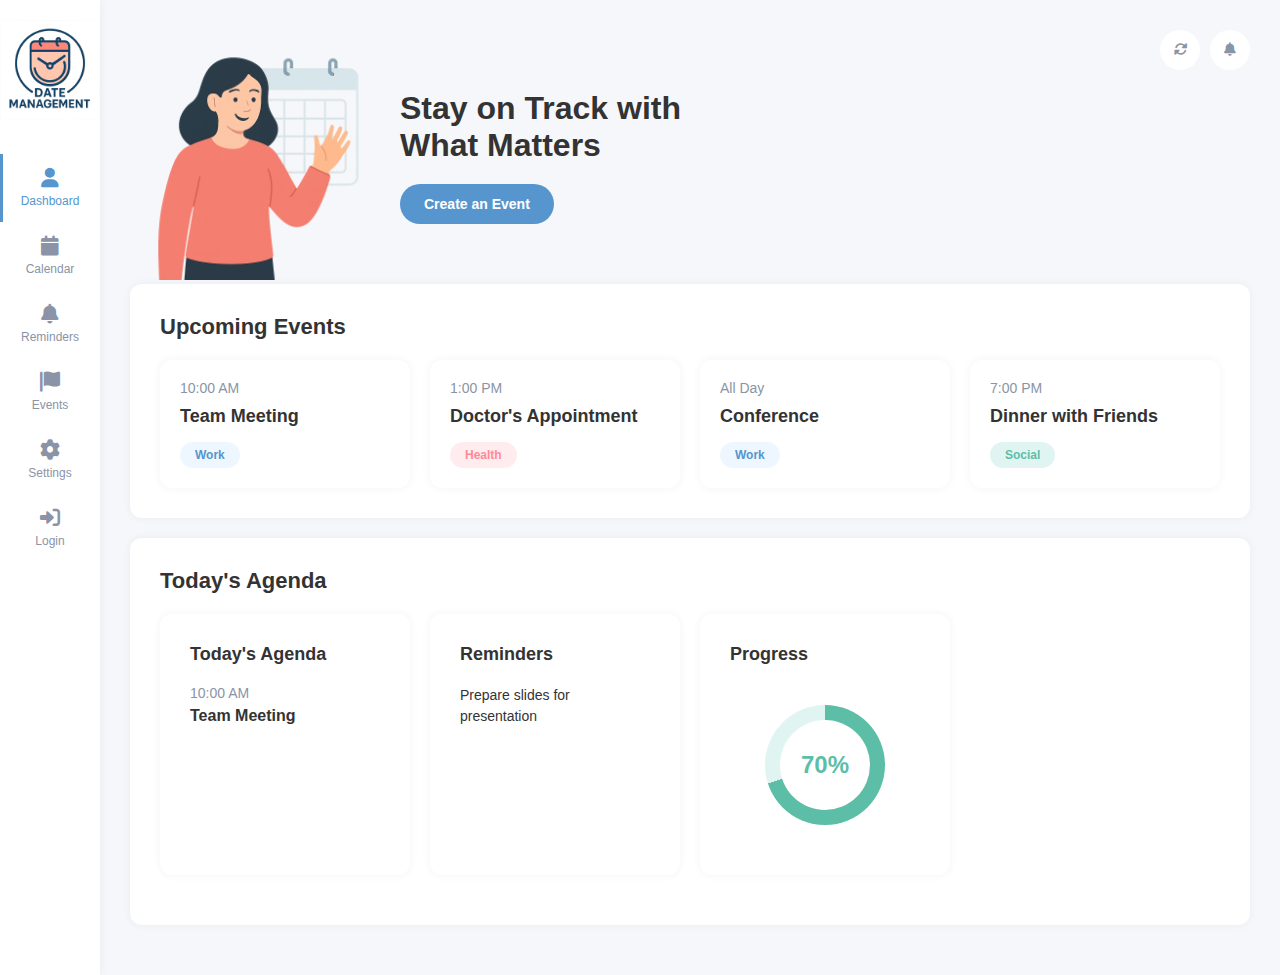
<file: index.html>
<!DOCTYPE html>
<html lang="en">
<head>
    <meta charset="UTF-8">
    <meta name="viewport" content="width=device-width, initial-scale=1.0">
    <title>Dashboard - Date Management App</title>
    <link rel="stylesheet" href="styles.css">
    <link rel="stylesheet" href="https://cdnjs.cloudflare.com/ajax/libs/font-awesome/6.0.0/css/all.min.css">
</head>
<body>
    <div class="app-container">
        <div class="sidebar">
            <div class="logo">
                <img src="images/logo.png" alt="App Logo" class="app-logo">
            </div>
            <a href="index.html" class="nav-item active">
                <i class="fa-solid fa-user"></i>
                <span>Dashboard</span>
            </a>
            <a href="calendar.html" class="nav-item">
                <i class="fa-solid fa-calendar"></i>
                <span>Calendar</span>
            </a>
            <a href="reminders.html" class="nav-item">
                <i class="fa-solid fa-bell"></i>
                <span>Reminders</span>
            </a>
            <a href="events.html" class="nav-item">
                <i class="fa-solid fa-flag"></i>
                <span>Events</span>
            </a>
            <a href="settings.html" class="nav-item">
                <i class="fa-solid fa-gear"></i>
                <span>Settings</span>
            </a>
            <a href="login.html" class="nav-item">
                <i class="fa-solid fa-right-to-bracket"></i>
                <span>Login</span>
            </a>
        </div>
        <div class="main-content">
            <div class="header-section">
                <div class="header-image-text">
                    <div class="illustration">
                        <img src="images/illustration.png" alt="Illustration" class="dashboard-illustration">
                    </div>
                    <div class="header-text">
                        <h1>Stay on Track with What Matters</h1>
                        <button class="create-event-btn">Create an Event</button>
                    </div>
                </div>
                <div class="header-actions">
                    <button class="refresh-btn">
                        <i class="fa-solid fa-rotate"></i>
                    </button>
                    <button class="notification-btn">
                        <i class="fa-solid fa-bell"></i>
                    </button>
                </div>
            </div>

            <div class="upcoming-events content-card">
                <h2>Upcoming Events</h2>
                <div class="events-grid">
                    <div class="event-card">
                        <div class="event-time">10:00 AM</div>
                        <div class="event-title">Team Meeting</div>
                        <div class="event-tag work">Work</div>
                    </div>
                    <div class="event-card">
                        <div class="event-time">1:00 PM</div>
                        <div class="event-title">Doctor's Appointment</div>
                        <div class="event-tag health">Health</div>
                    </div>
                    <div class="event-card">
                        <div class="event-time">All Day</div>
                        <div class="event-title">Conference</div>
                        <div class="event-tag work">Work</div>
                    </div>
                    <div class="event-card">
                        <div class="event-time">7:00 PM</div>
                        <div class="event-title">Dinner with Friends</div>
                        <div class="event-tag social">Social</div>
                    </div>
                </div>
            </div>

            <div class="todays-agenda content-card">
                <h2>Today's Agenda</h2>
                <div class="agenda-grid">
                    <div class="agenda-card content-card">
                        <h3>Today's Agenda</h3>
                        <div class="agenda-time">10:00 AM</div>
                        <div class="agenda-event">Team Meeting</div>
                    </div>
                    <div class="agenda-card content-card">
                        <h3>Reminders</h3>
                        <div class="reminder-text">Prepare slides for presentation</div>
                    </div>
                    <div class="agenda-card content-card">
                        <h3>Progress</h3>
                        <div class="progress-container">
                            <div class="progress-circle">
                                <div class="progress-text">70%</div>
                            </div>
                        </div>
                    </div>
                </div>
            </div>
        </div>
    </div>
    <script src="script.js"></script>
</body>
</html>
</file>
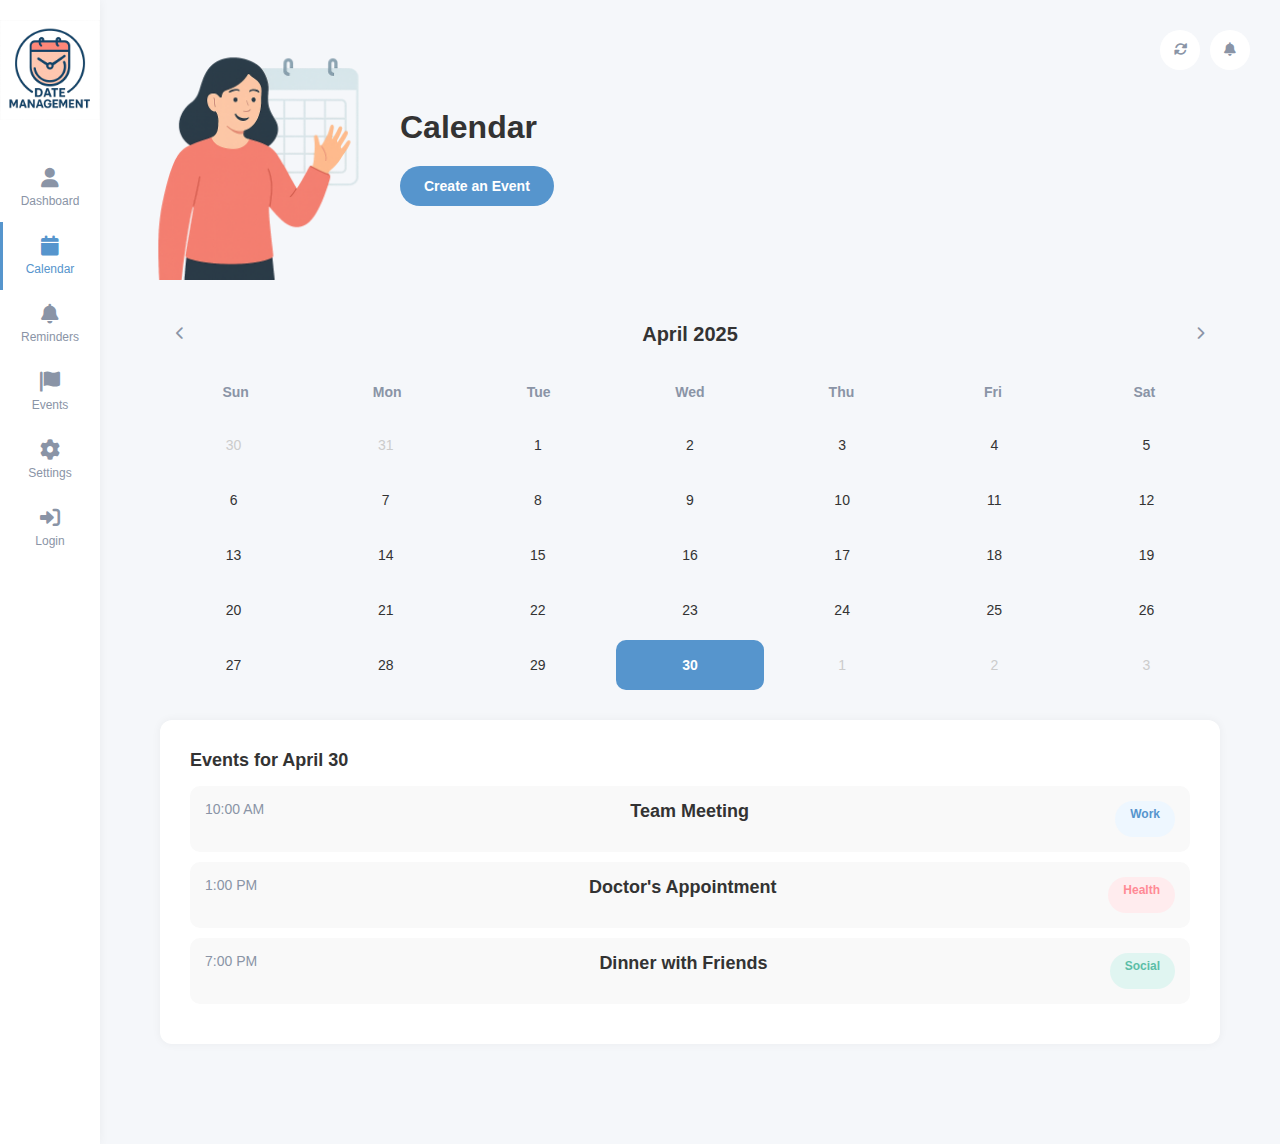
<file: calendar.html>
<!DOCTYPE html>
<html lang="en">
<head>
    <meta charset="UTF-8">
    <meta name="viewport" content="width=device-width, initial-scale=1.0">
    <title>Calendar - Date Management App</title>
    <link rel="stylesheet" href="styles.css">
    <link rel="stylesheet" href="https://cdnjs.cloudflare.com/ajax/libs/font-awesome/6.0.0/css/all.min.css">
</head>
<body>
    <div class="app-container">
        <div class="sidebar">
            <div class="logo">
                <img src="images/logo.png" alt="App Logo" class="app-logo">
            </div>
            <a href="index.html" class="nav-item">
                <i class="fa-solid fa-user"></i>
                <span>Dashboard</span>
            </a>
            <a href="calendar.html" class="nav-item active">
                <i class="fa-solid fa-calendar"></i>
                <span>Calendar</span>
            </a>
            <a href="reminders.html" class="nav-item">
                <i class="fa-solid fa-bell"></i>
                <span>Reminders</span>
            </a>
            <a href="events.html" class="nav-item">
                <i class="fa-solid fa-flag"></i>
                <span>Events</span>
            </a>
            <a href="settings.html" class="nav-item">
                <i class="fa-solid fa-gear"></i>
                <span>Settings</span>
            </a>
            <a href="login.html" class="nav-item">
                <i class="fa-solid fa-right-to-bracket"></i>
                <span>Login</span>
            </a>
        </div>
        <div class="main-content">
            <div class="header-section">
                <div class="header-image-text">
                    <div class="illustration">
                        <img src="images/illustration.png" alt="Illustration" class="dashboard-illustration">
                    </div>
                    <div class="header-text">
                        <h1>Calendar</h1>
                        <button class="create-event-btn">Create an Event</button>
                    </div>
                </div>
                <div class="header-actions">
                    <button class="refresh-btn">
                        <i class="fa-solid fa-rotate"></i>
                    </button>
                    <button class="notification-btn">
                        <i class="fa-solid fa-bell"></i>
                    </button>
                </div>
            </div>

            <div class="calendar-container content-card">
                <div class="calendar-header">
                    <button class="calendar-nav-btn">
                        <i class="fa-solid fa-chevron-left"></i>
                    </button>
                    <h2 class="current-month">April 2025</h2>
                    <button class="calendar-nav-btn">
                        <i class="fa-solid fa-chevron-right"></i>
                    </button>
                </div>

                <div class="weekdays">
                    <div class="weekday">Sun</div>
                    <div class="weekday">Mon</div>
                    <div class="weekday">Tue</div>
                    <div class="weekday">Wed</div>
                    <div class="weekday">Thu</div>
                    <div class="weekday">Fri</div>
                    <div class="weekday">Sat</div>
                </div>

                <div class="calendar-grid">
                    <!-- Previous month days -->
                    <div class="calendar-day inactive">30</div>
                    <div class="calendar-day inactive">31</div>

                    <!-- Current month days -->
                    <div class="calendar-day">1</div>
                    <div class="calendar-day">2</div>
                    <div class="calendar-day">3</div>
                    <div class="calendar-day">4</div>
                    <div class="calendar-day">5</div>
                    <div class="calendar-day">6</div>
                    <div class="calendar-day">7</div>
                    <div class="calendar-day">8</div>
                    <div class="calendar-day">9</div>
                    <div class="calendar-day">10</div>
                    <div class="calendar-day">11</div>
                    <div class="calendar-day">12</div>
                    <div class="calendar-day">13</div>
                    <div class="calendar-day">14</div>
                    <div class="calendar-day">15</div>
                    <div class="calendar-day">16</div>
                    <div class="calendar-day">17</div>
                    <div class="calendar-day">18</div>
                    <div class="calendar-day">19</div>
                    <div class="calendar-day">20</div>
                    <div class="calendar-day">21</div>
                    <div class="calendar-day">22</div>
                    <div class="calendar-day">23</div>
                    <div class="calendar-day">24</div>
                    <div class="calendar-day">25</div>
                    <div class="calendar-day">26</div>
                    <div class="calendar-day">27</div>
                    <div class="calendar-day">28</div>
                    <div class="calendar-day">29</div>
                    <div class="calendar-day current-day">30</div>

                    <!-- Next month days -->
                    <div class="calendar-day inactive">1</div>
                    <div class="calendar-day inactive">2</div>
                    <div class="calendar-day inactive">3</div>
                </div>

                <div class="calendar-events content-card">
                    <h3>Events for April 30</h3>
                    <div class="calendar-event">
                        <div class="event-time">10:00 AM</div>
                        <div class="event-title">Team Meeting</div>
                        <div class="event-tag work">Work</div>
                    </div>
                    <div class="calendar-event">
                        <div class="event-time">1:00 PM</div>
                        <div class="event-title">Doctor's Appointment</div>
                        <div class="event-tag health">Health</div>
                    </div>
                    <div class="calendar-event">
                        <div class="event-time">7:00 PM</div>
                        <div class="event-title">Dinner with Friends</div>
                        <div class="event-tag social">Social</div>
                    </div>
                </div>
            </div>
        </div>
    </div>
    <script src="script.js"></script>
</body>
</html>
</file>
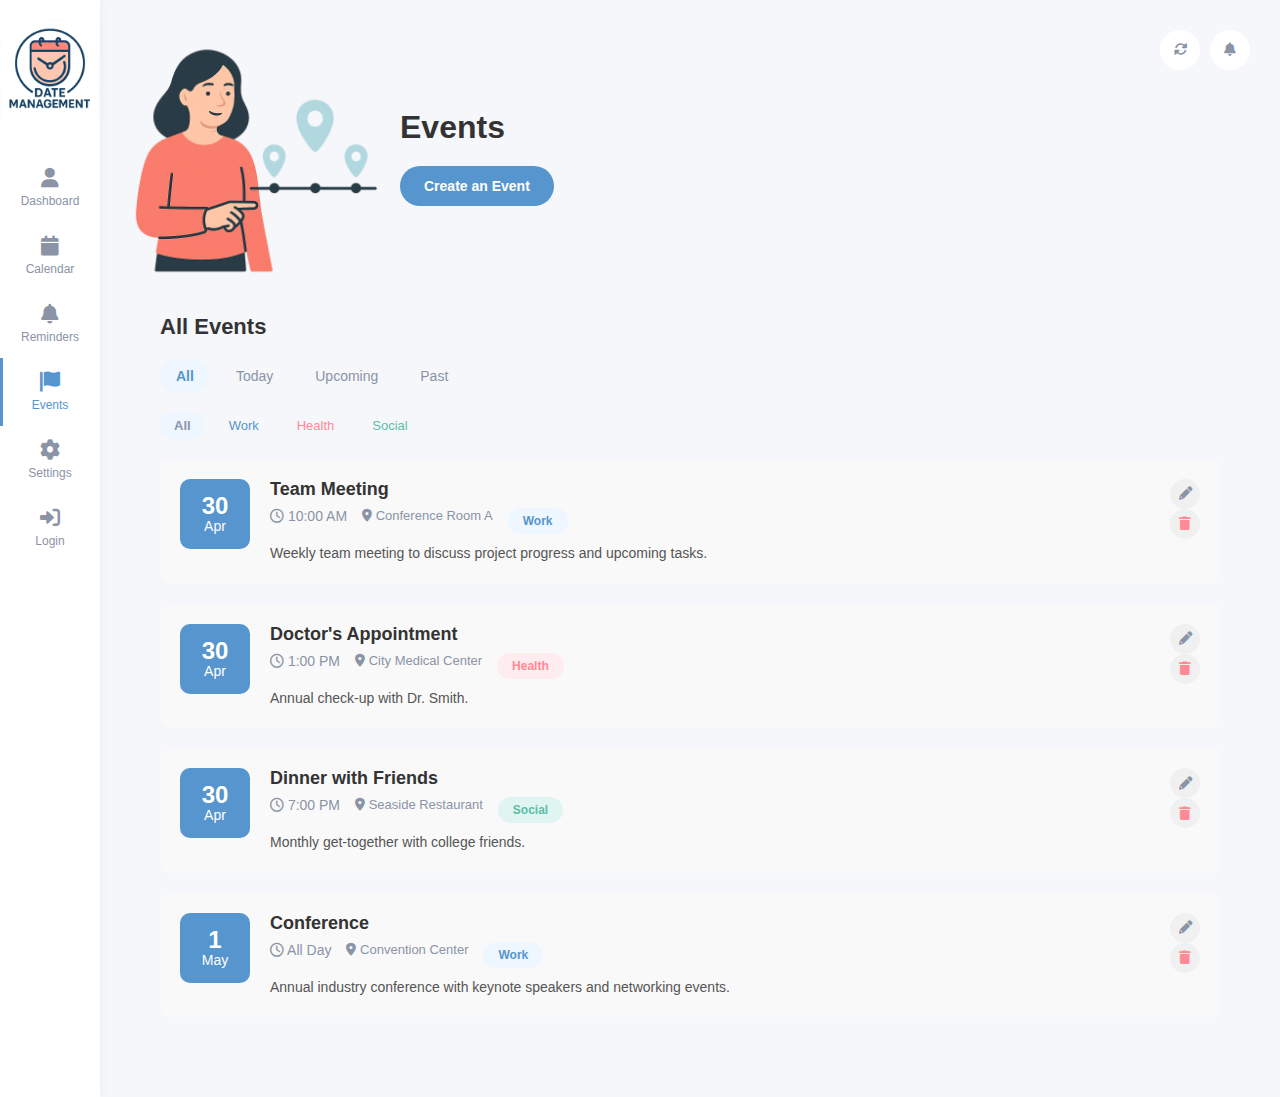
<file: events.html>
<!DOCTYPE html>
<html lang="en">
<head>
    <meta charset="UTF-8">
    <meta name="viewport" content="width=device-width, initial-scale=1.0">
    <title>Events - Date Management App</title>
    <link rel="stylesheet" href="styles.css">
    <link rel="stylesheet" href="https://cdnjs.cloudflare.com/ajax/libs/font-awesome/6.0.0/css/all.min.css">
</head>
<body>
    <div class="app-container">
        <div class="sidebar">
            <div class="logo">
                <img src="images/logo.png" alt="App Logo" class="app-logo">
            </div>
            <a href="index.html" class="nav-item">
                <i class="fa-solid fa-user"></i>
                <span>Dashboard</span>
            </a>
            <a href="calendar.html" class="nav-item">
                <i class="fa-solid fa-calendar"></i>
                <span>Calendar</span>
            </a>
            <a href="reminders.html" class="nav-item">
                <i class="fa-solid fa-bell"></i>
                <span>Reminders</span>
            </a>
            <a href="events.html" class="nav-item active">
                <i class="fa-solid fa-flag"></i>
                <span>Events</span>
            </a>
            <a href="settings.html" class="nav-item">
                <i class="fa-solid fa-gear"></i>
                <span>Settings</span>
            </a>
            <a href="login.html" class="nav-item">
                <i class="fa-solid fa-right-to-bracket"></i>
                <span>Login</span>
            </a>
        </div>
        <div class="main-content">
            <div class="header-section">
                <div class="header-image-text">
                    <div class="illustration">
                        <img src="images/events.png" alt="Events Illustration" class="dashboard-illustration">
                    </div>
                    <div class="header-text">
                        <h1>Events</h1>
                        <button class="create-event-btn">Create an Event</button>
                    </div>
                </div>
                <div class="header-actions">
                    <button class="refresh-btn">
                        <i class="fa-solid fa-rotate"></i>
                    </button>
                    <button class="notification-btn">
                        <i class="fa-solid fa-bell"></i>
                    </button>
                </div>
            </div>

            <div class="events-container content-card">
                <div class="events-header">
                    <h2>All Events</h2>
                </div>

                <div class="event-filters">
                    <button class="filter-btn active">All</button>
                    <button class="filter-btn">Today</button>
                    <button class="filter-btn">Upcoming</button>
                    <button class="filter-btn">Past</button>
                </div>

                <div class="event-categories">
                    <button class="category-btn all active">All</button>
                    <button class="category-btn work">Work</button>
                    <button class="category-btn health">Health</button>
                    <button class="category-btn social">Social</button>
                </div>

                <div class="events-list">
                    <div class="event-item">
                        <div class="event-date">
                            <span class="day">30</span>
                            <span class="month">Apr</span>
                        </div>
                        <div class="event-details">
                            <h3>Team Meeting</h3>
                            <div class="event-meta">
                                <span class="event-time"><i class="fa-regular fa-clock"></i> 10:00 AM</span>
                                <span class="event-location"><i class="fa-solid fa-location-dot"></i> Conference Room A</span>
                                <span class="event-tag work">Work</span>
                            </div>
                            <p class="event-description">Weekly team meeting to discuss project progress and upcoming tasks.</p>
                        </div>
                        <div class="event-actions">
                            <button class="event-edit-btn">
                                <i class="fa-solid fa-pencil"></i>
                            </button>
                            <button class="event-delete-btn">
                                <i class="fa-solid fa-trash"></i>
                            </button>
                        </div>
                    </div>

                    <div class="event-item">
                        <div class="event-date">
                            <span class="day">30</span>
                            <span class="month">Apr</span>
                        </div>
                        <div class="event-details">
                            <h3>Doctor's Appointment</h3>
                            <div class="event-meta">
                                <span class="event-time"><i class="fa-regular fa-clock"></i> 1:00 PM</span>
                                <span class="event-location"><i class="fa-solid fa-location-dot"></i> City Medical Center</span>
                                <span class="event-tag health">Health</span>
                            </div>
                            <p class="event-description">Annual check-up with Dr. Smith.</p>
                        </div>
                        <div class="event-actions">
                            <button class="event-edit-btn">
                                <i class="fa-solid fa-pencil"></i>
                            </button>
                            <button class="event-delete-btn">
                                <i class="fa-solid fa-trash"></i>
                            </button>
                        </div>
                    </div>

                    <div class="event-item">
                        <div class="event-date">
                            <span class="day">30</span>
                            <span class="month">Apr</span>
                        </div>
                        <div class="event-details">
                            <h3>Dinner with Friends</h3>
                            <div class="event-meta">
                                <span class="event-time"><i class="fa-regular fa-clock"></i> 7:00 PM</span>
                                <span class="event-location"><i class="fa-solid fa-location-dot"></i> Seaside Restaurant</span>
                                <span class="event-tag social">Social</span>
                            </div>
                            <p class="event-description">Monthly get-together with college friends.</p>
                        </div>
                        <div class="event-actions">
                            <button class="event-edit-btn">
                                <i class="fa-solid fa-pencil"></i>
                            </button>
                            <button class="event-delete-btn">
                                <i class="fa-solid fa-trash"></i>
                            </button>
                        </div>
                    </div>

                    <div class="event-item">
                        <div class="event-date">
                            <span class="day">1</span>
                            <span class="month">May</span>
                        </div>
                        <div class="event-details">
                            <h3>Conference</h3>
                            <div class="event-meta">
                                <span class="event-time"><i class="fa-regular fa-clock"></i> All Day</span>
                                <span class="event-location"><i class="fa-solid fa-location-dot"></i> Convention Center</span>
                                <span class="event-tag work">Work</span>
                            </div>
                            <p class="event-description">Annual industry conference with keynote speakers and networking events.</p>
                        </div>
                        <div class="event-actions">
                            <button class="event-edit-btn">
                                <i class="fa-solid fa-pencil"></i>
                            </button>
                            <button class="event-delete-btn">
                                <i class="fa-solid fa-trash"></i>
                            </button>
                        </div>
                    </div>
                </div>
            </div>
        </div>
    </div>
    <script src="script.js"></script>
</body>
</html>
</file>
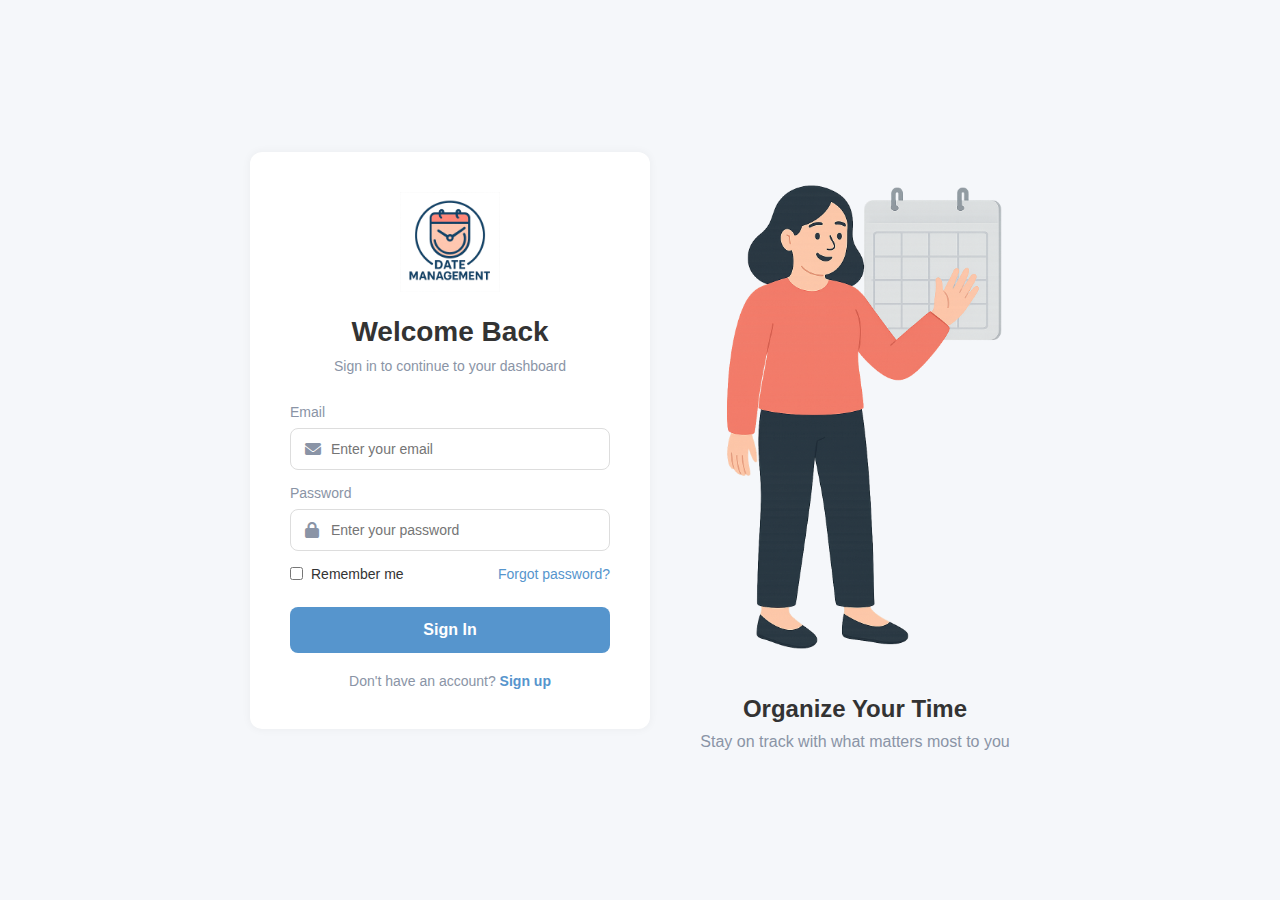
<file: login.html>
<!DOCTYPE html>
<html lang="en">
<head>
    <meta charset="UTF-8">
    <meta name="viewport" content="width=device-width, initial-scale=1.0">
    <title>Login - Date Management App</title>
    <link rel="stylesheet" href="styles.css">
    <link rel="stylesheet" href="https://cdnjs.cloudflare.com/ajax/libs/font-awesome/6.0.0/css/all.min.css">
</head>
<body>
    <div class="login-container">
        <div class="login-card content-card">
            <div class="logo-container">
                <img src="images/logo.png" alt="App Logo" class="app-logo">
            </div>
            <h1>Welcome Back</h1>
            <p class="login-subtitle">Sign in to continue to your dashboard</p>

            <form id="loginForm" class="login-form">
                <div class="form-group">
                    <label for="email">Email</label>
                    <div class="input-with-icon">
                        <i class="fa-solid fa-envelope"></i>
                        <input type="email" id="email" placeholder="Enter your email" required>
                    </div>
                </div>

                <div class="form-group">
                    <label for="password">Password</label>
                    <div class="input-with-icon">
                        <i class="fa-solid fa-lock"></i>
                        <input type="password" id="password" placeholder="Enter your password" required>
                    </div>
                </div>

                <div class="form-options">
                    <div class="remember-me">
                        <input type="checkbox" id="rememberMe">
                        <label for="rememberMe">Remember me</label>
                    </div>
                    <a href="#" class="forgot-password">Forgot password?</a>
                </div>

                <button type="submit" class="login-btn">Sign In</button>
            </form>

            <div class="login-footer">
                <p>Don't have an account? <a href="register.html">Sign up</a></p>
            </div>
        </div>

        <div class="login-illustration">
            <img src="images/calendar-illustration.png" alt="Calendar Illustration" class="login-illustration-img">
            <div class="illustration-text">
                <h2>Organize Your Time</h2>
                <p>Stay on track with what matters most to you</p>
            </div>
        </div>
    </div>

    <script src="login.js"></script>
</body>
</html>
</file>
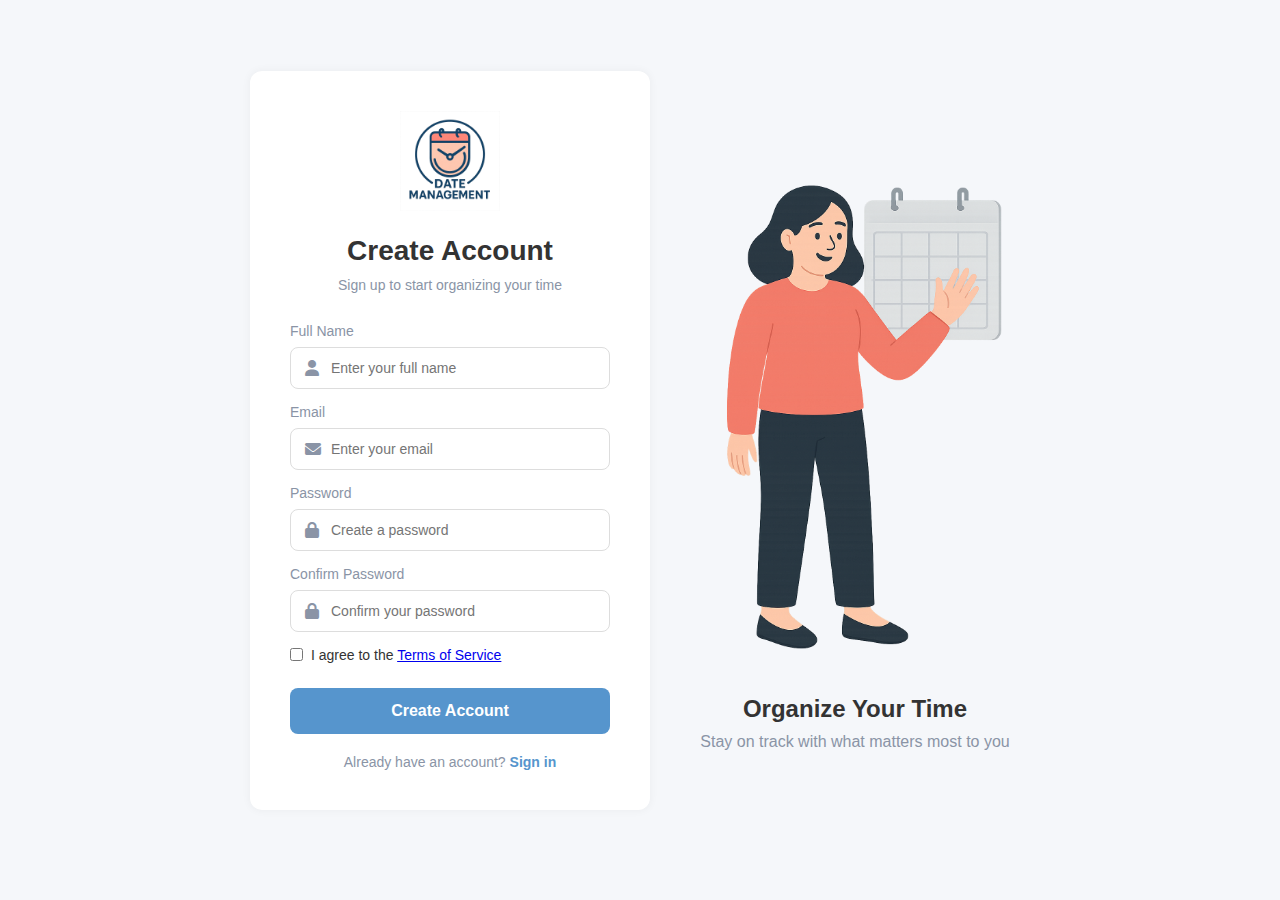
<file: register.html>
<!DOCTYPE html>
<html lang="en">
<head>
    <meta charset="UTF-8">
    <meta name="viewport" content="width=device-width, initial-scale=1.0">
    <title>Register - Date Management App</title>
    <link rel="stylesheet" href="styles.css">
    <link rel="stylesheet" href="https://cdnjs.cloudflare.com/ajax/libs/font-awesome/6.0.0/css/all.min.css">
</head>
<body>
    <div class="login-container">
        <div class="login-card content-card">
            <div class="logo-container">
                <img src="images/logo.png" alt="App Logo" class="app-logo">
            </div>
            <h1>Create Account</h1>
            <p class="login-subtitle">Sign up to start organizing your time</p>

            <form id="registerForm" class="login-form">
                <div class="form-group">
                    <label for="fullName">Full Name</label>
                    <div class="input-with-icon">
                        <i class="fa-solid fa-user"></i>
                        <input type="text" id="fullName" placeholder="Enter your full name" required>
                    </div>
                </div>

                <div class="form-group">
                    <label for="email">Email</label>
                    <div class="input-with-icon">
                        <i class="fa-solid fa-envelope"></i>
                        <input type="email" id="email" placeholder="Enter your email" required>
                    </div>
                </div>

                <div class="form-group">
                    <label for="password">Password</label>
                    <div class="input-with-icon">
                        <i class="fa-solid fa-lock"></i>
                        <input type="password" id="password" placeholder="Create a password" required>
                    </div>
                </div>

                <div class="form-group">
                    <label for="confirmPassword">Confirm Password</label>
                    <div class="input-with-icon">
                        <i class="fa-solid fa-lock"></i>
                        <input type="password" id="confirmPassword" placeholder="Confirm your password" required>
                    </div>
                </div>

                <div class="form-options">
                    <div class="remember-me">
                        <input type="checkbox" id="agreeTerms" required>
                        <label for="agreeTerms">I agree to the <a href="#">Terms of Service</a></label>
                    </div>
                </div>

                <button type="submit" class="login-btn">Create Account</button>
            </form>

            <div class="login-footer">
                <p>Already have an account? <a href="login.html">Sign in</a></p>
            </div>
        </div>

        <div class="login-illustration">
            <img src="images/calendar-illustration.png" alt="Calendar Illustration" class="login-illustration-img">
            <div class="illustration-text">
                <h2>Organize Your Time</h2>
                <p>Stay on track with what matters most to you</p>
            </div>
        </div>
    </div>

    <script src="login.js"></script>
</body>
</html>
</file>
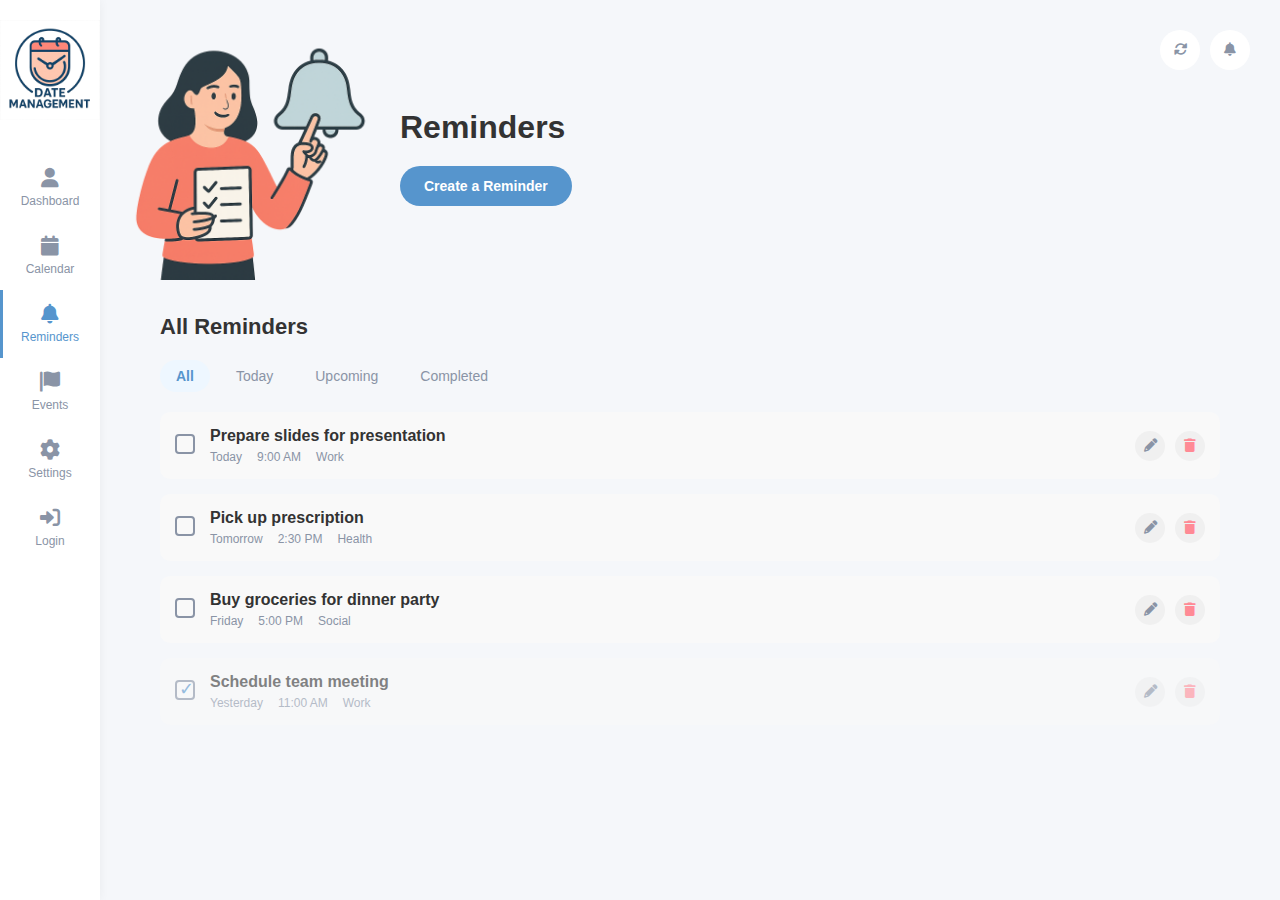
<file: reminders.html>
<!DOCTYPE html>
<html lang="en">
<head>
    <meta charset="UTF-8">
    <meta name="viewport" content="width=device-width, initial-scale=1.0">
    <title>Reminders - Date Management App</title>
    <link rel="stylesheet" href="styles.css">
    <link rel="stylesheet" href="https://cdnjs.cloudflare.com/ajax/libs/font-awesome/6.0.0/css/all.min.css">
</head>
<body>
    <div class="app-container">
        <div class="sidebar">
            <div class="logo">
                <img src="images/logo.png" alt="App Logo" class="app-logo">
            </div>
            <a href="index.html" class="nav-item">
                <i class="fa-solid fa-user"></i>
                <span>Dashboard</span>
            </a>
            <a href="calendar.html" class="nav-item">
                <i class="fa-solid fa-calendar"></i>
                <span>Calendar</span>
            </a>
            <a href="reminders.html" class="nav-item active">
                <i class="fa-solid fa-bell"></i>
                <span>Reminders</span>
            </a>
            <a href="events.html" class="nav-item">
                <i class="fa-solid fa-flag"></i>
                <span>Events</span>
            </a>
            <a href="settings.html" class="nav-item">
                <i class="fa-solid fa-gear"></i>
                <span>Settings</span>
            </a>
            <a href="login.html" class="nav-item">
                <i class="fa-solid fa-right-to-bracket"></i>
                <span>Login</span>
            </a>
        </div>
        <div class="main-content">
            <div class="header-section">
                <div class="header-image-text">
                    <div class="illustration">
                        <img src="images/reminders.png" alt="Reminders Illustration" class="dashboard-illustration">
                    </div>
                    <div class="header-text">
                        <h1>Reminders</h1>
                        <button class="create-reminder-btn">Create a Reminder</button>
                    </div>
                </div>
                <div class="header-actions">
                    <button class="refresh-btn">
                        <i class="fa-solid fa-rotate"></i>
                    </button>
                    <button class="notification-btn">
                        <i class="fa-solid fa-bell"></i>
                    </button>
                </div>
            </div>

            <div class="reminders-container content-card">
                <div class="reminders-header">
                    <h2>All Reminders</h2>
                </div>

                <div class="reminder-filters">
                    <button class="filter-btn active">All</button>
                    <button class="filter-btn">Today</button>
                    <button class="filter-btn">Upcoming</button>
                    <button class="filter-btn">Completed</button>
                </div>

                <div class="reminders-list">
                    <div class="reminder-item">
                        <div class="reminder-checkbox">
                            <input type="checkbox" id="reminder1">
                            <label for="reminder1"></label>
                        </div>
                        <div class="reminder-content">
                            <h3>Prepare slides for presentation</h3>
                            <div class="reminder-meta">
                                <span class="reminder-date">Today</span>
                                <span class="reminder-time">9:00 AM</span>
                                <span class="reminder-tag work">Work</span>
                            </div>
                        </div>
                        <div class="reminder-actions">
                            <button class="reminder-edit-btn">
                                <i class="fa-solid fa-pencil"></i>
                            </button>
                            <button class="reminder-delete-btn">
                                <i class="fa-solid fa-trash"></i>
                            </button>
                        </div>
                    </div>

                    <div class="reminder-item">
                        <div class="reminder-checkbox">
                            <input type="checkbox" id="reminder2">
                            <label for="reminder2"></label>
                        </div>
                        <div class="reminder-content">
                            <h3>Pick up prescription</h3>
                            <div class="reminder-meta">
                                <span class="reminder-date">Tomorrow</span>
                                <span class="reminder-time">2:30 PM</span>
                                <span class="reminder-tag health">Health</span>
                            </div>
                        </div>
                        <div class="reminder-actions">
                            <button class="reminder-edit-btn">
                                <i class="fa-solid fa-pencil"></i>
                            </button>
                            <button class="reminder-delete-btn">
                                <i class="fa-solid fa-trash"></i>
                            </button>
                        </div>
                    </div>

                    <div class="reminder-item">
                        <div class="reminder-checkbox">
                            <input type="checkbox" id="reminder3">
                            <label for="reminder3"></label>
                        </div>
                        <div class="reminder-content">
                            <h3>Buy groceries for dinner party</h3>
                            <div class="reminder-meta">
                                <span class="reminder-date">Friday</span>
                                <span class="reminder-time">5:00 PM</span>
                                <span class="reminder-tag social">Social</span>
                            </div>
                        </div>
                        <div class="reminder-actions">
                            <button class="reminder-edit-btn">
                                <i class="fa-solid fa-pencil"></i>
                            </button>
                            <button class="reminder-delete-btn">
                                <i class="fa-solid fa-trash"></i>
                            </button>
                        </div>
                    </div>

                    <div class="reminder-item completed">
                        <div class="reminder-checkbox">
                            <input type="checkbox" id="reminder4" checked>
                            <label for="reminder4"></label>
                        </div>
                        <div class="reminder-content">
                            <h3>Schedule team meeting</h3>
                            <div class="reminder-meta">
                                <span class="reminder-date">Yesterday</span>
                                <span class="reminder-time">11:00 AM</span>
                                <span class="reminder-tag work">Work</span>
                            </div>
                        </div>
                        <div class="reminder-actions">
                            <button class="reminder-edit-btn">
                                <i class="fa-solid fa-pencil"></i>
                            </button>
                            <button class="reminder-delete-btn">
                                <i class="fa-solid fa-trash"></i>
                            </button>
                        </div>
                    </div>
                </div>
            </div>
        </div>
    </div>
    <script src="script.js"></script>
</body>
</html>
</file>
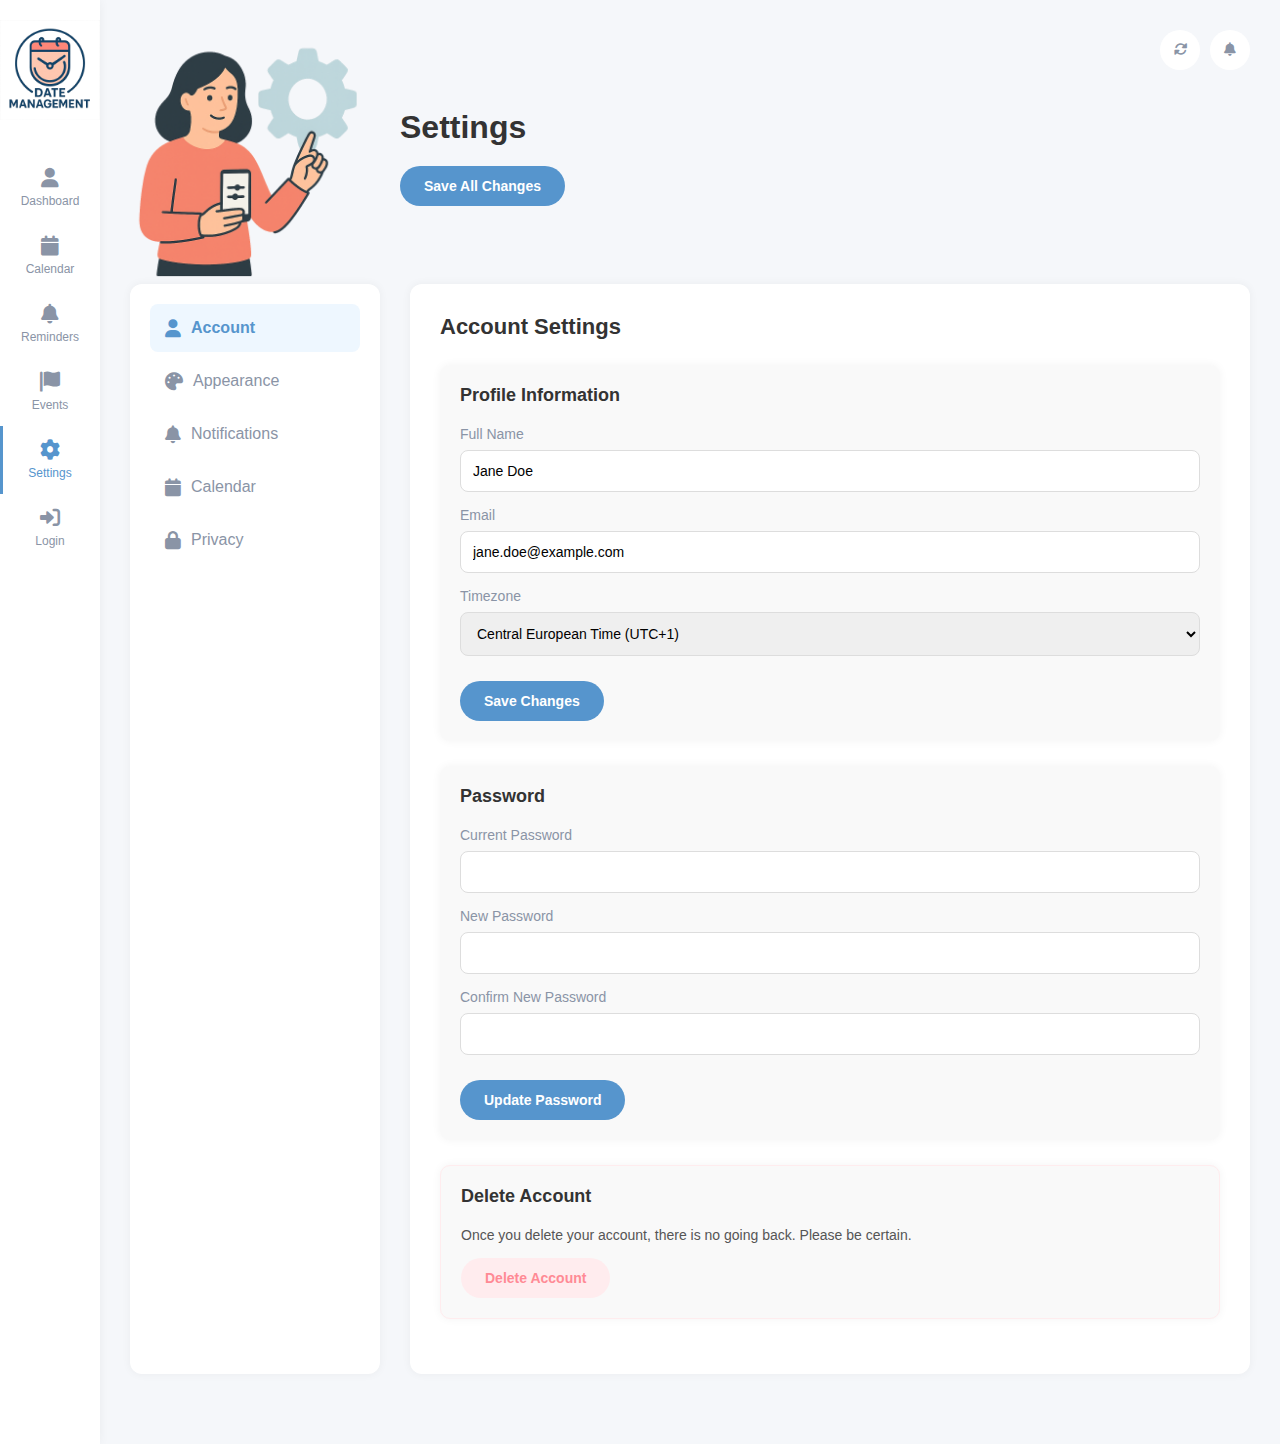
<file: settings.html>
<!DOCTYPE html>
<html lang="en">
<head>
    <meta charset="UTF-8">
    <meta name="viewport" content="width=device-width, initial-scale=1.0">
    <title>Settings - Date Management App</title>
    <link rel="stylesheet" href="styles.css">
    <link rel="stylesheet" href="https://cdnjs.cloudflare.com/ajax/libs/font-awesome/6.0.0/css/all.min.css">
</head>
<body>
    <div class="app-container">
        <div class="sidebar">
            <div class="logo">
                <img src="images/logo.png" alt="App Logo" class="app-logo">
            </div>
            <a href="index.html" class="nav-item">
                <i class="fa-solid fa-user"></i>
                <span>Dashboard</span>
            </a>
            <a href="calendar.html" class="nav-item">
                <i class="fa-solid fa-calendar"></i>
                <span>Calendar</span>
            </a>
            <a href="reminders.html" class="nav-item">
                <i class="fa-solid fa-bell"></i>
                <span>Reminders</span>
            </a>
            <a href="events.html" class="nav-item">
                <i class="fa-solid fa-flag"></i>
                <span>Events</span>
            </a>
            <a href="settings.html" class="nav-item active">
                <i class="fa-solid fa-gear"></i>
                <span>Settings</span>
            </a>
            <a href="login.html" class="nav-item">
                <i class="fa-solid fa-right-to-bracket"></i>
                <span>Login</span>
            </a>
        </div>
        <div class="main-content">
            <div class="header-section">
                <div class="header-image-text">
                    <div class="illustration">
                        <img src="images/settings.png" alt="Settings Illustration" class="dashboard-illustration">
                    </div>
                    <div class="header-text">
                        <h1>Settings</h1>
                        <button class="save-settings-btn">Save All Changes</button>
                    </div>
                </div>
                <div class="header-actions">
                    <button class="refresh-btn">
                        <i class="fa-solid fa-rotate"></i>
                    </button>
                    <button class="notification-btn">
                        <i class="fa-solid fa-bell"></i>
                    </button>
                </div>
            </div>

            <div class="settings-container">
                <div class="settings-sidebar content-card">
                    <div class="settings-nav-item active" data-tab="account">
                        <i class="fa-solid fa-user"></i>
                        <span>Account</span>
                    </div>
                    <div class="settings-nav-item" data-tab="appearance">
                        <i class="fa-solid fa-palette"></i>
                        <span>Appearance</span>
                    </div>
                    <div class="settings-nav-item" data-tab="notifications">
                        <i class="fa-solid fa-bell"></i>
                        <span>Notifications</span>
                    </div>
                    <div class="settings-nav-item" data-tab="calendar">
                        <i class="fa-solid fa-calendar"></i>
                        <span>Calendar</span>
                    </div>
                    <div class="settings-nav-item" data-tab="privacy">
                        <i class="fa-solid fa-lock"></i>
                        <span>Privacy</span>
                    </div>
                </div>

                <div class="settings-content content-card">
                    <div class="settings-tab active" id="account">
                        <h2>Account Settings</h2>

                        <div class="settings-card content-card">
                            <h3>Profile Information</h3>
                            <div class="form-group">
                                <label for="fullName">Full Name</label>
                                <input type="text" id="fullName" value="Jane Doe">
                            </div>
                            <div class="form-group">
                                <label for="email">Email</label>
                                <input type="email" id="email" value="jane.doe@example.com">
                            </div>
                            <div class="form-group">
                                <label for="timezone">Timezone</label>
                                <select id="timezone">
                                    <option value="utc-8">Pacific Time (UTC-8)</option>
                                    <option value="utc-5">Eastern Time (UTC-5)</option>
                                    <option value="utc+0">GMT (UTC+0)</option>
                                    <option value="utc+1" selected>Central European Time (UTC+1)</option>
                                    <option value="utc+8">China Standard Time (UTC+8)</option>
                                </select>
                            </div>
                            <button class="save-btn">Save Changes</button>
                        </div>

                        <div class="settings-card content-card">
                            <h3>Password</h3>
                            <div class="form-group">
                                <label for="currentPassword">Current Password</label>
                                <input type="password" id="currentPassword">
                            </div>
                            <div class="form-group">
                                <label for="newPassword">New Password</label>
                                <input type="password" id="newPassword">
                            </div>
                            <div class="form-group">
                                <label for="confirmPassword">Confirm New Password</label>
                                <input type="password" id="confirmPassword">
                            </div>
                            <button class="save-btn">Update Password</button>
                        </div>

                        <div class="settings-card content-card danger-zone">
                            <h3>Delete Account</h3>
                            <p>Once you delete your account, there is no going back. Please be certain.</p>
                            <button class="delete-btn">Delete Account</button>
                        </div>
                    </div>

                    <div class="settings-tab" id="appearance">
                        <h2>Appearance Settings</h2>

                        <div class="settings-card content-card">
                            <h3>Theme</h3>
                            <div class="theme-options">
                                <div class="theme-option active">
                                    <div class="theme-preview light"></div>
                                    <span>Light</span>
                                </div>
                                <div class="theme-option">
                                    <div class="theme-preview dark"></div>
                                    <span>Dark</span>
                                </div>
                                <div class="theme-option">
                                    <div class="theme-preview system"></div>
                                    <span>System</span>
                                </div>
                            </div>
                        </div>

                        <div class="settings-card content-card">
                            <h3>Color Accent</h3>
                            <div class="color-options">
                                <div class="color-option blue active"></div>
                                <div class="color-option purple"></div>
                                <div class="color-option green"></div>
                                <div class="color-option orange"></div>
                                <div class="color-option pink"></div>
                            </div>
                        </div>
                    </div>

                    <div class="settings-tab" id="notifications">
                        <h2>Notification Settings</h2>

                        <div class="settings-card content-card">
                            <h3>Email Notifications</h3>
                            <div class="toggle-group">
                                <label for="emailReminders">Event Reminders</label>
                                <div class="toggle">
                                    <input type="checkbox" id="emailReminders" checked>
                                    <label for="emailReminders"></label>
                                </div>
                            </div>
                            <div class="toggle-group">
                                <label for="emailSummary">Daily Summary</label>
                                <div class="toggle">
                                    <input type="checkbox" id="emailSummary" checked>
                                    <label for="emailSummary"></label>
                                </div>
                            </div>
                            <div class="toggle-group">
                                <label for="emailUpdates">Updates and News</label>
                                <div class="toggle">
                                    <input type="checkbox" id="emailUpdates">
                                    <label for="emailUpdates"></label>
                                </div>
                            </div>
                        </div>

                        <div class="settings-card content-card">
                            <h3>Push Notifications</h3>
                            <div class="toggle-group">
                                <label for="pushReminders">Event Reminders</label>
                                <div class="toggle">
                                    <input type="checkbox" id="pushReminders" checked>
                                    <label for="pushReminders"></label>
                                </div>
                            </div>
                            <div class="toggle-group">
                                <label for="pushUpdates">Updates and News</label>
                                <div class="toggle">
                                    <input type="checkbox" id="pushUpdates">
                                    <label for="pushUpdates"></label>
                                </div>
                            </div>
                        </div>
                    </div>

                    <div class="settings-tab" id="calendar">
                        <h2>Calendar Settings</h2>

                        <div class="settings-card content-card">
                            <h3>Display Options</h3>
                            <div class="toggle-group">
                                <label for="showWeekends">Show Weekends</label>
                                <div class="toggle">
                                    <input type="checkbox" id="showWeekends" checked>
                                    <label for="showWeekends"></label>
                                </div>
                            </div>
                            <div class="toggle-group">
                                <label for="showWeekNumbers">Show Week Numbers</label>
                                <div class="toggle">
                                    <input type="checkbox" id="showWeekNumbers">
                                    <label for="showWeekNumbers"></label>
                                </div>
                            </div>
                            <div class="form-group">
                                <label for="firstDayOfWeek">First Day of Week</label>
                                <select id="firstDayOfWeek">
                                    <option value="sunday">Sunday</option>
                                    <option value="monday" selected>Monday</option>
                                </select>
                            </div>
                        </div>

                        <div class="settings-card content-card">
                            <h3>Default Reminder Times</h3>
                            <div class="form-group">
                                <label for="defaultEventReminder">Default Event Reminder</label>
                                <select id="defaultEventReminder">
                                    <option value="0">At time of event</option>
                                    <option value="5">5 minutes before</option>
                                    <option value="10">10 minutes before</option>
                                    <option value="15" selected>15 minutes before</option>
                                    <option value="30">30 minutes before</option>
                                    <option value="60">1 hour before</option>
                                    <option value="1440">1 day before</option>
                                </select>
                            </div>
                        </div>
                    </div>

                    <div class="settings-tab" id="privacy">
                        <h2>Privacy Settings</h2>

                        <div class="settings-card content-card">
                            <h3>Data Usage</h3>
                            <div class="toggle-group">
                                <label for="collectAnalytics">Collect Usage Data</label>
                                <div class="toggle">
                                    <input type="checkbox" id="collectAnalytics" checked>
                                    <label for="collectAnalytics"></label>
                                </div>
                                <p class="help-text">Help us improve by allowing us to collect anonymous usage data.</p>
                            </div>
                        </div>

                        <div class="settings-card content-card">
                            <h3>Data Export</h3>
                            <p>Export all your data in a common format for backup or migration purposes.</p>
                            <button class="export-btn">Export Data</button>
                        </div>
                    </div>
                </div>
            </div>
        </div>
    </div>
    <script src="script.js"></script>
</body>
</html>
</file>
<file: styles.css>
* {
    margin: 0;
    padding: 0;
    box-sizing: border-box;
    font-family: 'Segoe UI', Tahoma, Geneva, Verdana, sans-serif;
}

body {
    background-color: #f5f7fa;
    color: #333;
}

.app-container {
    display: flex;
    min-height: 100vh;
}

/* Sidebar */
.sidebar {
    width: 100px;
    background-color: #fff;
    display: flex;
    flex-direction: column;
    align-items: center;
    padding: 20px 0;
    box-shadow: 0 0 10px rgba(0, 0, 0, 0.05);
}

.logo {
    margin-bottom: 30px;
}

.play-button {
    width: 45px;
    height: 45px;
    background-color: #eef7ff;
    border-radius: 50%;
    border: none;
    display: flex;
    align-items: center;
    justify-content: center;
    color: #5695cd;
    font-size: 16px;
    cursor: pointer;
}

.nav-item {
    width: 100%;
    display: flex;
    flex-direction: column;
    align-items: center;
    padding: 14px 0;
    cursor: pointer;
    color: #8a94a6;
    position: relative;
    font-size: 12px;
    text-decoration: none;
}

.nav-item i {
    margin-bottom: 6px;
    font-size: 20px;
}

.nav-item.active {
    color: #5695cd;
}

.nav-item.active::before {
    content: '';
    position: absolute;
    left: 0;
    top: 0;
    bottom: 0;
    width: 3px;
    background-color: #5695cd;
}

.nav-item:hover {
    background-color: #3498db;
    color: #fff;
    transition: background-color 0.3s ease, color 0.3s ease;
    transform: scale(1.05);
}

/* Main Content */
.main-content {
    flex: 1;
    padding: 30px;
    max-width: 1200px;
    margin: 0 auto;
    width: 100%;
}

/* Header Section */
.header-section {
    display: flex;
    justify-content: space-between;
    align-items: flex-start;
    margin-bottom: 0;
}

.header-image-text {
    display: flex;
    align-items: center;
}

.illustration {
    width: 250px;
    margin-right: 20px;
}

.illustration img {
    width: 100%;
}

.header-text h1 {
    font-size: 32px;
    font-weight: 700;
    margin-bottom: 20px;
    color: #333;
    max-width: 350px;
}

.create-event-btn, .create-reminder-btn, .save-btn, .export-btn {
    background-color: #5695cd;
    color: white;
    border: none;
    padding: 12px 24px;
    border-radius: 50px;
    font-weight: 600;
    cursor: pointer;
    font-size: 14px;
}

.header-actions {
    display: flex;
}

.refresh-btn, .notification-btn {
    width: 40px;
    height: 40px;
    border-radius: 50%;
    background-color: #fff;
    border: none;
    display: flex;
    align-items: center;
    justify-content: center;
    margin-left: 10px;
    cursor: pointer;
    color: #8a94a6;
}

/* Upcoming Events */
.upcoming-events {
    margin-bottom: 40px;
}

.upcoming-events h2 {
    font-size: 22px;
    margin-bottom: 20px;
    color: #333;
}

.events-grid {
    display: grid;
    grid-template-columns: repeat(auto-fill, minmax(250px, 1fr));
    gap: 20px;
}

.event-card {
    background-color: #fff;
    border-radius: 12px;
    padding: 20px;
    box-shadow: 0 0 10px rgba(0, 0, 0, 0.05);
}

.event-time {
    color: #8a94a6;
    font-size: 14px;
    margin-bottom: 10px;
}

.event-title {
    font-weight: 600;
    font-size: 18px;
    margin-bottom: 15px;
}

.event-tag {
    display: inline-block;
    padding: 6px 15px;
    border-radius: 30px;
    font-size: 12px;
    font-weight: 600;
}

.event-tag.work {
    background-color: #eef7ff;
    color: #5695cd;
}

.event-tag.health {
    background-color: #ffecee;
    color: #ff8a95;
}

.event-tag.social {
    background-color: #e0f5f1;
    color: #5cbea7;
}

/* Today's Agenda */
.todays-agenda h2 {
    font-size: 22px;
    margin-bottom: 20px;
    color: #333;
}

.agenda-grid {
    display: grid;
    grid-template-columns: repeat(auto-fill, minmax(250px, 1fr));
    gap: 20px;
}

.agenda-card {
    background-color: #fff;
    border-radius: 12px;
    padding: 20px;
    box-shadow: 0 0 10px rgba(0, 0, 0, 0.05);
}

.agenda-card h3 {
    font-size: 18px;
    margin-bottom: 20px;
    color: #333;
}

.agenda-time {
    color: #8a94a6;
    font-size: 14px;
    margin-bottom: 6px;
}

.agenda-event {
    font-weight: 600;
    font-size: 16px;
}

.reminder-text {
    font-size: 14px;
    line-height: 1.5;
}

.progress-container {
    display: flex;
    justify-content: center;
    align-items: center;
    padding: 20px 0;
}

.progress-circle {
    width: 120px;
    height: 120px;
    border-radius: 50%;
    background: conic-gradient(#5cbea7 70%, #e0f5f1 0);
    position: relative;
    display: flex;
    justify-content: center;
    align-items: center;
}

.progress-circle::before {
    content: '';
    position: absolute;
    width: 90px;
    height: 90px;
    border-radius: 50%;
    background-color: white;
}

.progress-text {
    position: relative;
    font-size: 24px;
    font-weight: 700;
    color: #5cbea7;
}

/* Content Cards */
.content-card {
    background-color: #fff;
    border-radius: 12px;
    padding: 30px;
    box-shadow: 0 0 10px rgba(0, 0, 0, 0.05);
    margin-bottom: 20px;
}

/* Calendar Page Styles */
.calendar-container {
    background-color: transparent;
    box-shadow: none;
}

.calendar-header {
    display: flex;
    justify-content: space-between;
    align-items: center;
    margin-bottom: 20px;
}

.calendar-nav-btn {
    width: 40px;
    height: 40px;
    border-radius: 50%;
    background-color: #f5f7fa;
    border: none;
    display: flex;
    align-items: center;
    justify-content: center;
    cursor: pointer;
    color: #8a94a6;
}

.current-month {
    font-size: 20px;
    font-weight: 600;
}

.weekdays {
    display: grid;
    grid-template-columns: repeat(7, 1fr);
    margin-bottom: 10px;
}

.weekday {
    text-align: center;
    font-weight: 600;
    color: #8a94a6;
    padding: 10px;
    font-size: 14px;
}

.calendar-grid {
    display: grid;
    grid-template-columns: repeat(7, 1fr);
    gap: 5px;
}

.calendar-day {
    height: 50px;
    display: flex;
    align-items: center;
    justify-content: center;
    border-radius: 10px;
    cursor: pointer;
    position: relative;
    font-size: 14px;
}

.calendar-day:hover {
    background-color: #f5f7fa;
}

.calendar-day.inactive {
    color: #ccc;
}

.calendar-day.current-day {
    background-color: #5695cd;
    color: white;
    font-weight: 600;
}

.calendar-events {
    margin-top: 30px;
}

.calendar-events h3 {
    font-size: 18px;
    margin-bottom: 15px;
    color: #333;
}

.calendar-event {
    background-color: #f9f9f9;
    border-radius: 10px;
    padding: 15px;
    margin-bottom: 10px;
    display: flex;
    justify-content: space-between;
}

/* Reminders Page Styles */
.reminders-container {
    background-color: transparent;
    box-shadow: none;
}

.reminders-header {
    display: flex;
    justify-content: space-between;
    align-items: center;
    margin-bottom: 20px;
}

.reminders-header h2 {
    font-size: 22px;
}

.reminder-filters {
    display: flex;
    margin-bottom: 20px;
}

.filter-btn {
    background: none;
    border: none;
    padding: 8px 16px;
    margin-right: 10px;
    cursor: pointer;
    border-radius: 20px;
    font-size: 14px;
    color: #8a94a6;
}

.filter-btn.active {
    background-color: #eef7ff;
    color: #5695cd;
    font-weight: 600;
}

.reminders-list {
    display: flex;
    flex-direction: column;
    gap: 15px;
}

.reminder-item {
    display: flex;
    align-items: center;
    border-radius: 10px;
    padding: 15px;
    background-color: #f9f9f9;
}

.reminder-item.completed {
    opacity: 0.6;
}

.reminder-checkbox {
    margin-right: 15px;
    position: relative;
}

.reminder-checkbox input {
    opacity: 0;
    position: absolute;
    cursor: pointer;
    width: 20px;
    height: 20px;
    z-index: 1;
}

.reminder-checkbox label {
    display: inline-block;
    width: 20px;
    height: 20px;
    border-radius: 4px;
    border: 2px solid #8a94a6;
    position: relative;
    cursor: pointer;
}

.reminder-checkbox input:checked + label::after {
    content: '✓';
    position: absolute;
    top: -4px;
    left: 2px;
    color: #5695cd;
    font-size: 18px;
}

.reminder-content {
    flex: 1;
}

.reminder-content h3 {
    font-size: 16px;
    margin-bottom: 5px;
}

.reminder-meta {
    display: flex;
    gap: 15px;
    font-size: 12px;
    color: #8a94a6;
}

.reminder-actions {
    display: flex;
    gap: 10px;
}

.reminder-edit-btn, .reminder-delete-btn, .event-edit-btn, .event-delete-btn {
    width: 30px;
    height: 30px;
    border-radius: 50%;
    border: none;
    background-color: #f0f0f0;
    display: flex;
    align-items: center;
    justify-content: center;
    cursor: pointer;
    color: #8a94a6;
}

.reminder-delete-btn, .event-delete-btn {
    color: #ff8a95;
}

/* Events Page Styles */
.events-container {
    background-color: transparent;
    box-shadow: none;
}

.events-header {
    display: flex;
    justify-content: space-between;
    align-items: center;
    margin-bottom: 20px;
}

.events-header h2 {
    font-size: 22px;
}

.event-filters, .event-categories {
    display: flex;
    margin-bottom: 20px;
}

.category-btn {
    background: none;
    border: none;
    padding: 6px 14px;
    margin-right: 10px;
    cursor: pointer;
    border-radius: 20px;
    font-size: 13px;
}

.category-btn.all {
    color: #8a94a6;
}

.category-btn.work {
    color: #5695cd;
}

.category-btn.health {
    color: #ff8a95;
}

.category-btn.social {
    color: #5cbea7;
}

.category-btn.active {
    background-color: #eef7ff;
    font-weight: 600;
}

.events-list {
    display: flex;
    flex-direction: column;
    gap: 20px;
}

.event-item {
    display: flex;
    border-radius: 10px;
    padding: 20px;
    background-color: #f9f9f9;
}

.event-date {
    display: flex;
    flex-direction: column;
    align-items: center;
    justify-content: center;
    background-color: #5695cd;
    color: white;
    width: 70px;
    height: 70px;
    border-radius: 10px;
    margin-right: 20px;
}

.event-date .day {
    font-size: 24px;
    font-weight: 700;
    line-height: 1;
}

.event-date .month {
    font-size: 14px;
}

.event-details {
    flex: 1;
}

.event-details h3 {
    font-size: 18px;
    margin-bottom: 8px;
}

.event-meta {
    display: flex;
    gap: 15px;
    font-size: 13px;
    color: #8a94a6;
    margin-bottom: 10px;
}

.event-description {
    font-size: 14px;
    color: #555;
    line-height: 1.4;
}

/* Settings Page Styles */
.settings-container {
    display: flex;
    gap: 30px;
    margin-bottom: 20px;
}

.settings-sidebar {
    width: 250px;
    padding: 20px;
}

.settings-content {
    flex: 1;
    padding: 30px;
}

.save-settings-btn {
    background-color: #5695cd;
    color: white;
    border: none;
    padding: 12px 24px;
    border-radius: 50px;
    font-weight: 600;
    cursor: pointer;
    font-size: 14px;
}

.settings-nav-item {
    display: flex;
    align-items: center;
    padding: 15px;
    border-radius: 8px;
    cursor: pointer;
    margin-bottom: 5px;
    color: #8a94a6;
}

.settings-nav-item i {
    margin-right: 10px;
    font-size: 18px;
}

.settings-nav-item.active {
    background-color: #eef7ff;
    color: #5695cd;
    font-weight: 600;
}

.settings-tab {
    display: none;
}

.settings-tab.active {
    display: block;
}

.settings-tab h2 {
    font-size: 22px;
    margin-bottom: 25px;
    color: #333;
}

.settings-card {
    background-color: #f9f9f9;
    border-radius: 10px;
    padding: 20px;
    margin-bottom: 25px;
}

.settings-card h3 {
    font-size: 18px;
    margin-bottom: 20px;
    color: #333;
}

.form-group {
    margin-bottom: 15px;
}

.form-group label {
    display: block;
    margin-bottom: 8px;
    font-size: 14px;
    color: #8a94a6;
}

.form-group input, .form-group select {
    width: 100%;
    padding: 12px;
    border-radius: 8px;
    border: 1px solid #ddd;
    font-size: 14px;
}

.save-btn {
    margin-top: 10px;
}

.delete-btn {
    background-color: #ffecee;
    color: #ff8a95;
    border: none;
    padding: 12px 24px;
    border-radius: 50px;
    font-weight: 600;
    cursor: pointer;
    font-size: 14px;
}

.danger-zone {
    border: 1px solid #ffecee;
}

.danger-zone p {
    margin-bottom: 15px;
    font-size: 14px;
    color: #555;
}

.theme-options {
    display: flex;
    gap: 20px;
}

.theme-option {
    text-align: center;
    cursor: pointer;
}

.theme-preview {
    width: 80px;
    height: 80px;
    border-radius: 10px;
    margin-bottom: 10px;
}

.theme-preview.light {
    background-color: #f5f7fa;
    border: 1px solid #ddd;
}

.theme-preview.dark {
    background-color: #333;
    border: 1px solid #555;
}

.theme-preview.system {
    background: linear-gradient(to right, #f5f7fa 50%, #333 50%);
    border: 1px solid #ddd;
}

.color-options {
    display: flex;
    gap: 15px;
}

.color-option {
    width: 40px;
    height: 40px;
    border-radius: 50%;
    cursor: pointer;
}

.color-option.blue {
    background-color: #5695cd;
}

.color-option.purple {
    background-color: #9C27B0;
}

.color-option.green {
    background-color: #5cbea7;
}

.color-option.orange {
    background-color: #FF9800;
}

.color-option.pink {
    background-color: #ff8a95;
}

.color-option.active {
    border: 3px solid #333;
}

.toggle-group {
    display: flex;
    justify-content: space-between;
    align-items: center;
    margin-bottom: 15px;
}

.toggle-group label {
    font-size: 14px;
    color: #333;
}

.toggle {
    position: relative;
    display: inline-block;
    width: 50px;
    height: 24px;
}

.toggle input {
    opacity: 0;
    width: 0;
    height: 0;
}

.toggle label {
    position: absolute;
    cursor: pointer;
    top: 0;
    left: 0;
    right: 0;
    bottom: 0;
    background-color: #ccc;
    transition: .4s;
    border-radius: 34px;
}

.toggle label:before {
    position: absolute;
    content: "";
    height: 16px;
    width: 16px;
    left: 4px;
    bottom: 4px;
    background-color: white;
    transition: .4s;
    border-radius: 50%;
}

.toggle input:checked + label {
    background-color: #5695cd;
}

.toggle input:checked + label:before {
    transform: translateX(26px);
}

.help-text {
    font-size: 12px;
    color: #8a94a6;
    margin-top: 5px;
}

/* Responsive */
@media (max-width: 900px) {
    .header-image-text {
        flex-direction: column;
    }

    .illustration {
        margin-bottom: 20px;
        margin-right: 0;
    }

    .settings-container {
        flex-direction: column;
    }

    .settings-sidebar {
        width: 100%;
        margin-bottom: 20px;
    }
}

@media (max-width: 768px) {
    .app-container {
        flex-direction: column;
    }

    .sidebar {
        width: 100%;
        flex-direction: row;
        justify-content: space-around;
        padding: 15px 0;
    }

    .nav-item {
        padding: 0 10px;
    }

    .nav-item.active::before {
        width: 100%;
        height: 3px;
        top: auto;
        bottom: -15px;
    }

    .logo {
        margin-bottom: 0;
    }

    .event-item {
        flex-direction: column;
    }

    .event-date {
        margin-right: 0;
        margin-bottom: 15px;
    }
}

.dashboard-illustration {
    margin-bottom: 0;
}

.app-logo {
    width: 100px;
    height: auto;
}

/* Login Page Styles */
.login-container {
    display: flex;
    min-height: 100vh;
    align-items: center;
    justify-content: center;
    padding: 30px;
    background-color: #f5f7fa;
}

.login-card {
    width: 400px;
    max-width: 100%;
    padding: 40px;
    text-align: center;
    margin-right: 30px;
}

.logo-container {
    margin-bottom: 20px;
}

.login-card h1 {
    font-size: 28px;
    margin-bottom: 10px;
    color: #333;
}

.login-subtitle {
    color: #8a94a6;
    margin-bottom: 30px;
    font-size: 14px;
}

.login-form {
    text-align: left;
}

.input-with-icon {
    position: relative;
}

.input-with-icon i {
    position: absolute;
    left: 15px;
    top: 50%;
    transform: translateY(-50%);
    color: #8a94a6;
}

.input-with-icon input {
    padding-left: 40px;
}

.form-options {
    display: flex;
    justify-content: space-between;
    align-items: center;
    margin: 15px 0 25px;
    font-size: 14px;
}

.remember-me {
    display: flex;
    align-items: center;
}

.remember-me input {
    margin-right: 8px;
}

.forgot-password {
    color: #5695cd;
    text-decoration: none;
}

.login-btn {
    width: 100%;
    background-color: #5695cd;
    color: white;
    border: none;
    padding: 14px;
    border-radius: 8px;
    font-weight: 600;
    cursor: pointer;
    font-size: 16px;
    margin-bottom: 20px;
}

.login-footer {
    font-size: 14px;
    color: #8a94a6;
}

.login-footer a {
    color: #5695cd;
    text-decoration: none;
    font-weight: 600;
}

.login-illustration {
    display: flex;
    flex-direction: column;
    align-items: center;
    max-width: 450px;
}

.login-illustration-img {
    width: 100%;
    max-width: 350px;
    margin-bottom: 20px;
}

.illustration-text {
    text-align: center;
}

.illustration-text h2 {
    font-size: 24px;
    margin-bottom: 10px;
    color: #333;
}

.illustration-text p {
    color: #8a94a6;
    font-size: 16px;
}

/* Message styles for login/register feedback */
.message-container {
    position: fixed;
    top: 20px;
    right: 20px;
    z-index: 1000;
    display: flex;
    flex-direction: column;
    gap: 10px;
}

.message {
    padding: 15px 20px;
    border-radius: 8px;
    box-shadow: 0 4px 12px rgba(0, 0, 0, 0.1);
    font-size: 14px;
    max-width: 300px;
}

.message.success {
    background-color: #e0f5f1;
    color: #5cbea7;
    border-left: 4px solid #5cbea7;
}

.message.error {
    background-color: #ffecee;
    color: #ff8a95;
    border-left: 4px solid #ff8a95;
}

.message.info {
    background-color: #eef7ff;
    color: #5695cd;
    border-left: 4px solid #5695cd;
}

.message.fade-out {
    opacity: 0;
    transition: opacity 0.5s ease;
}

/* Responsive styles for login page */
@media (max-width: 900px) {
    .login-container {
        flex-direction: column;
    }

    .login-card {
        margin-right: 0;
        margin-bottom: 30px;
    }

    .login-illustration {
        max-width: 100%;
    }
}
</file>
